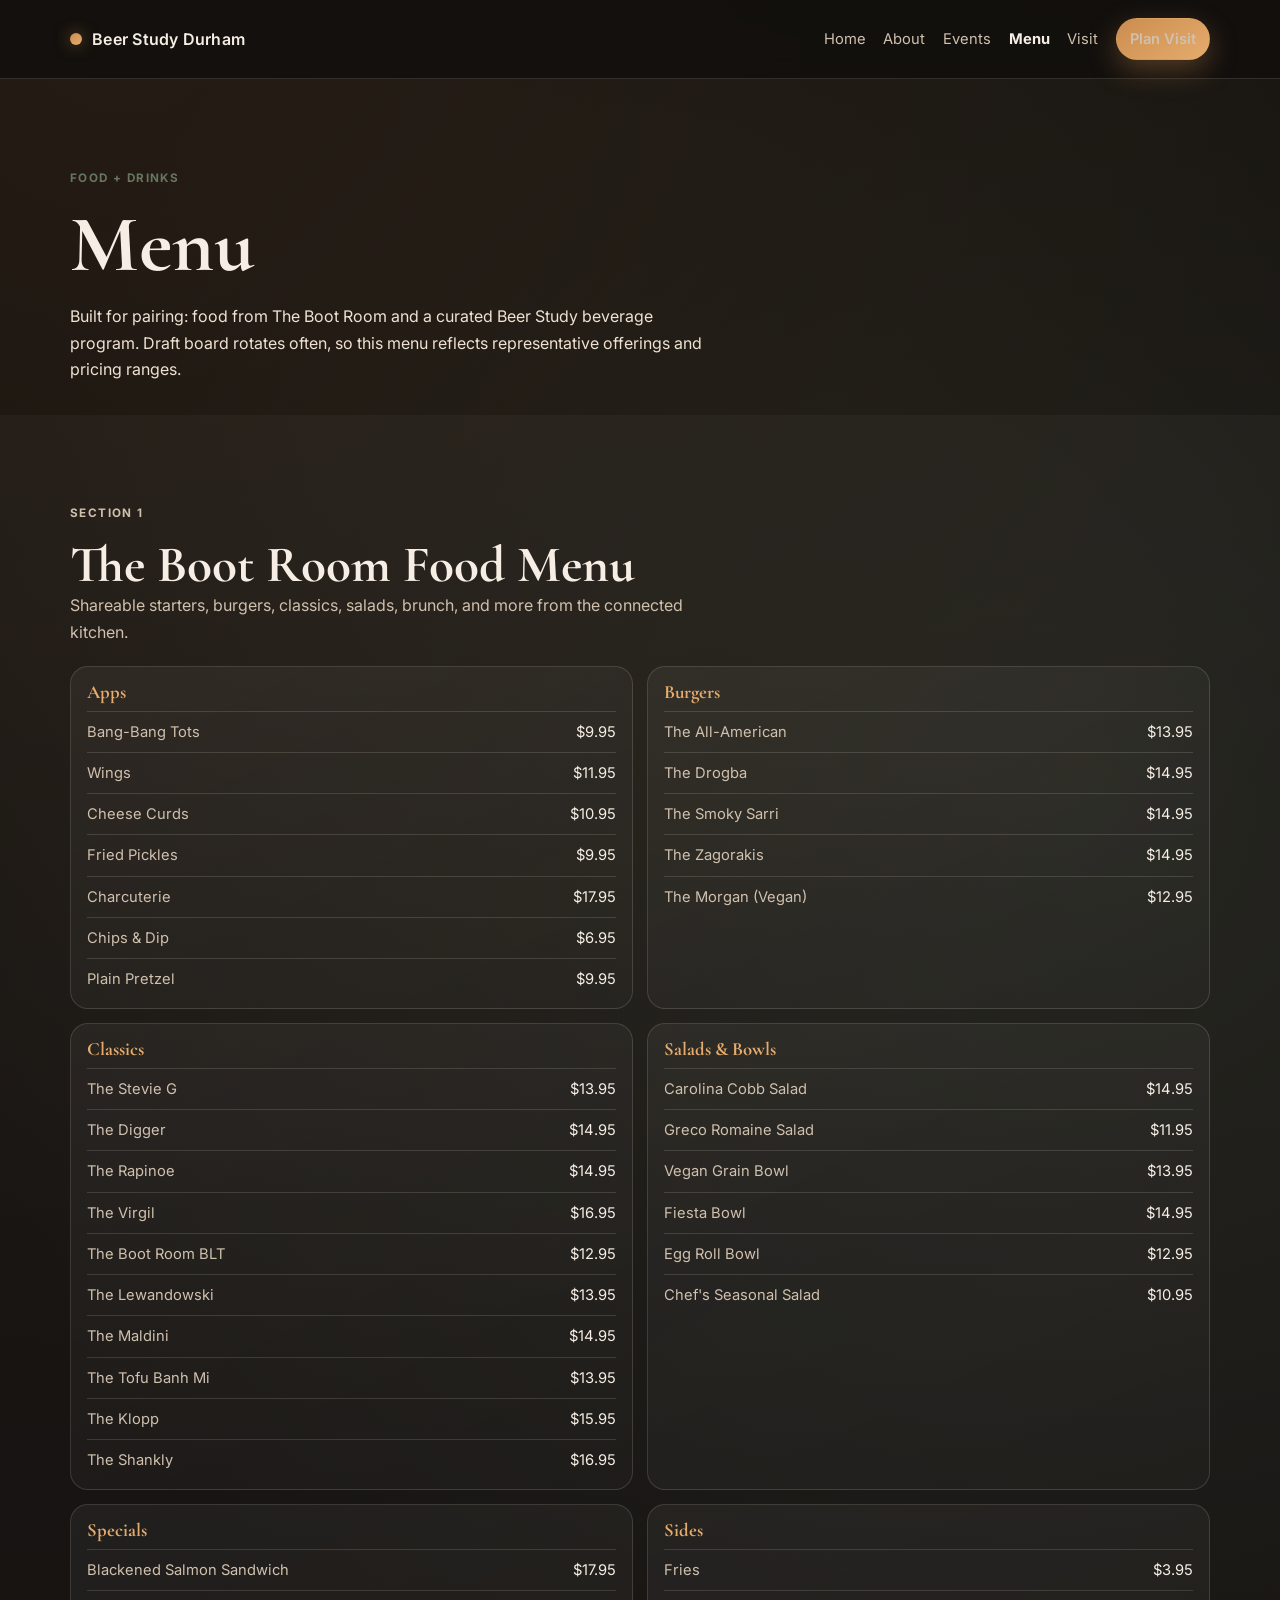
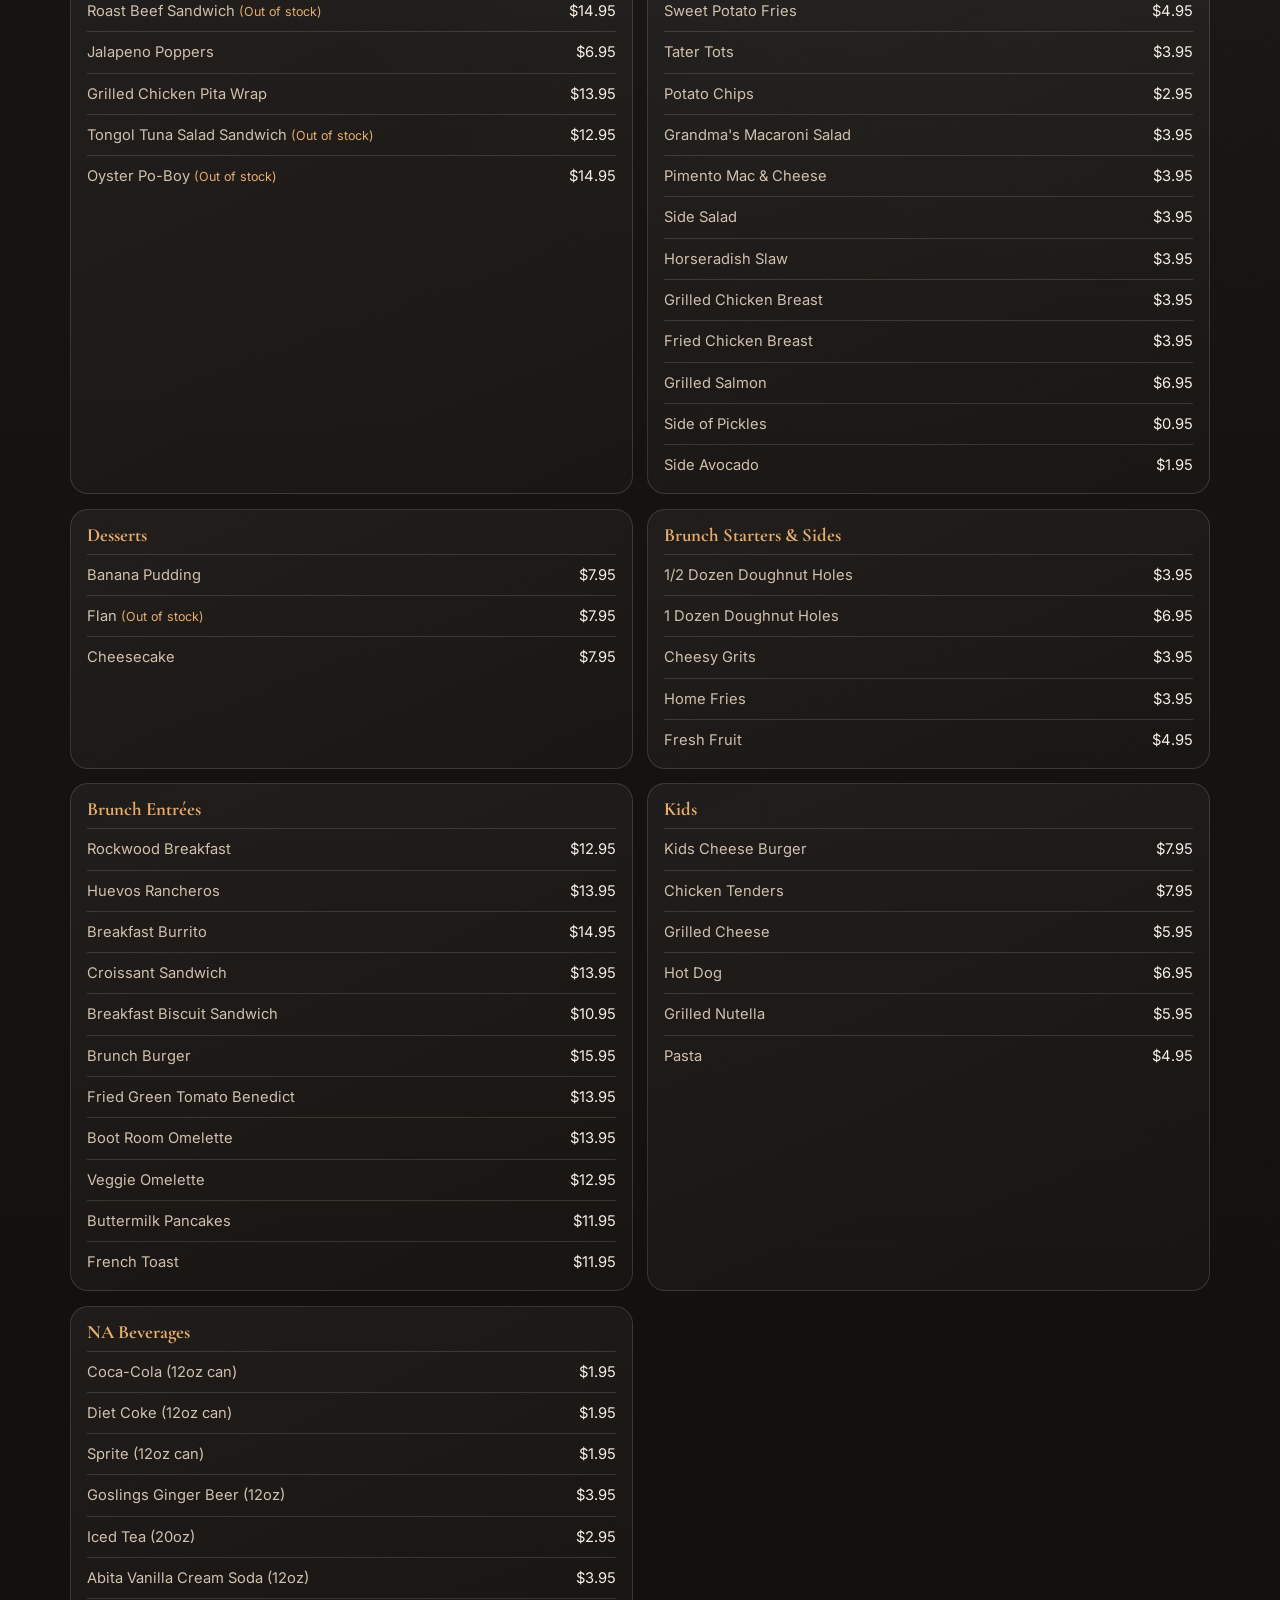
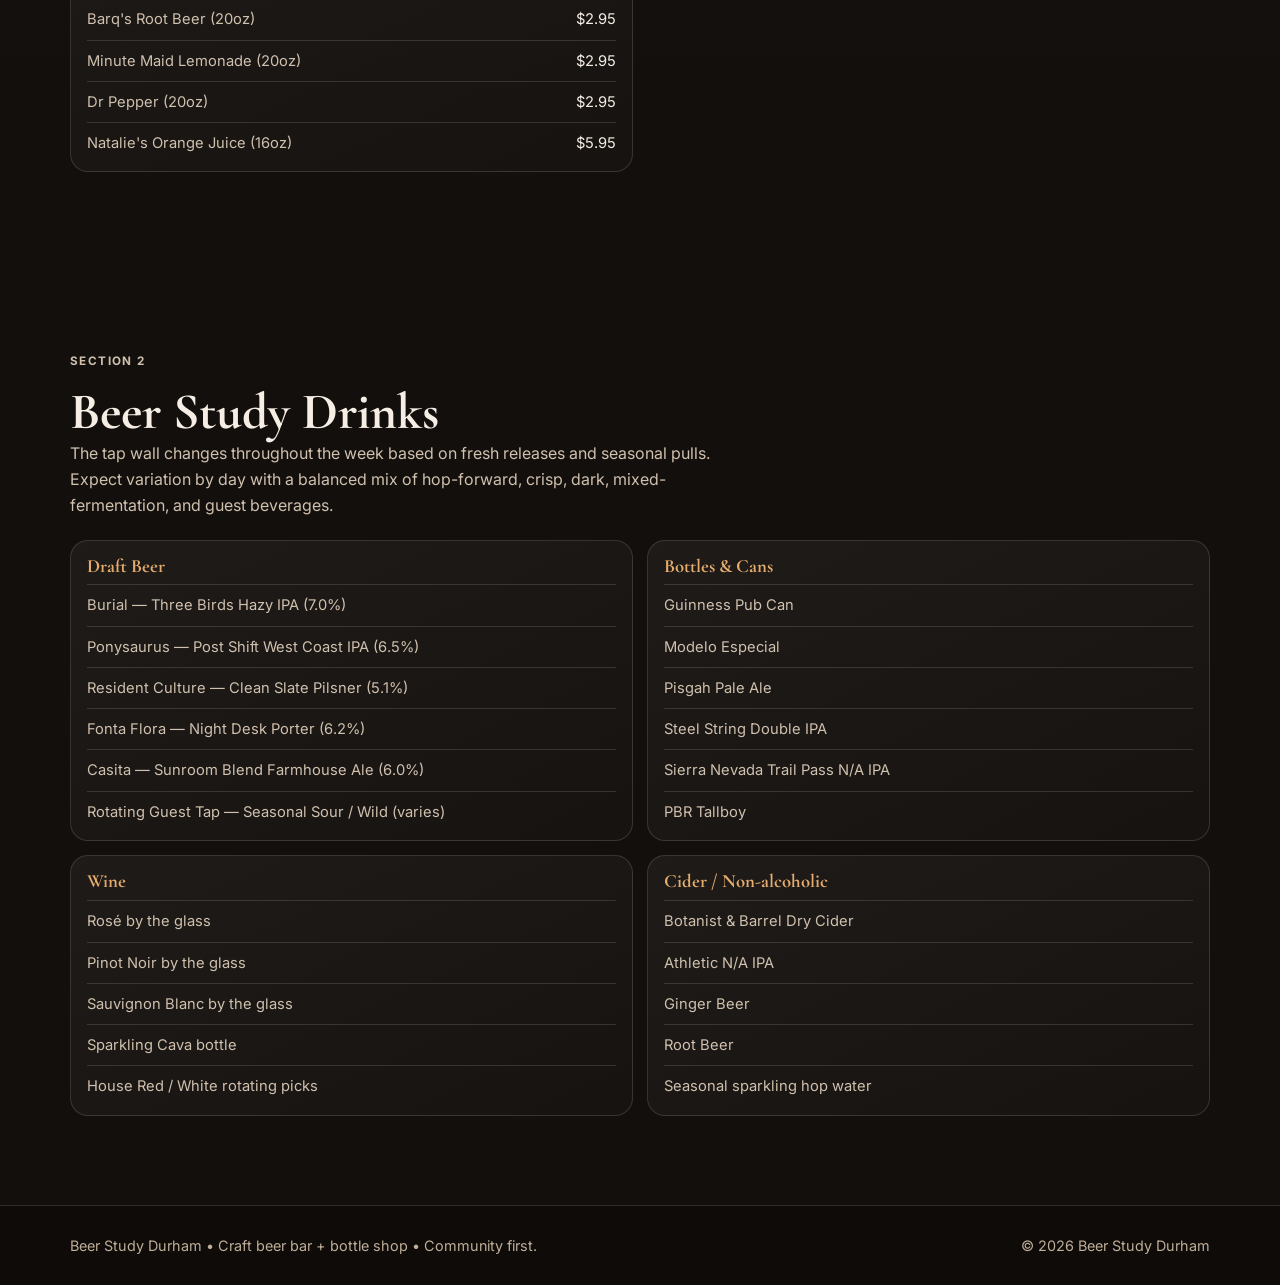
<file: menu.html>
<!DOCTYPE html>
<html lang="en">
  <head>
    <meta charset="UTF-8" />
    <meta name="viewport" content="width=device-width, initial-scale=1.0" />
    <meta
      name="description"
      content="Menu for Beer Study Durham featuring The Boot Room food and Beer Study drinks including draft beer, cans, wine, cider, and non-alcoholic options."
    />
    <title>Menu | Beer Study Durham</title>

    <link rel="preconnect" href="https://fonts.googleapis.com" />
    <link rel="preconnect" href="https://fonts.gstatic.com" crossorigin />
    <link
      href="https://fonts.googleapis.com/css2?family=Cormorant+Garamond:wght@500;600;700&family=Inter:wght@400;500;600;700&display=swap"
      rel="stylesheet"
    />

    <link rel="stylesheet" href="styles.css" />
  </head>
  <body>
    <a class="skip-link" href="#menuTop">Skip to menu content</a>

    <header class="site-header" id="top">
      <div class="container nav-wrap">
        <a class="brand" href="index.html#top" aria-label="Beer Study Durham Home">
          <span class="brand-dot" aria-hidden="true"></span>
          <span>Beer Study Durham</span>
        </a>

        <button class="menu-toggle" aria-expanded="false" aria-controls="siteNav" aria-label="Toggle menu">
          <span></span>
          <span></span>
        </button>

        <nav class="site-nav" id="siteNav" aria-label="Primary navigation">
          <a href="index.html#home">Home</a>
          <a href="index.html#about">About</a>
          <a href="index.html#events">Events</a>
          <a href="menu.html" aria-current="page">Menu</a>
          <a href="index.html#visit">Visit</a>
          <a class="btn btn-sm" href="index.html#visit">Plan Visit</a>
        </nav>
      </div>
    </header>

    <main id="menuTop">
      <section class="menu-hero section">
        <div class="container reveal">
          <p class="eyebrow">Food + Drinks</p>
          <h1>Menu</h1>
          <p class="menu-intro">
            Built for pairing: food from The Boot Room and a curated Beer Study beverage program. Draft board rotates often, so this
            menu reflects representative offerings and pricing ranges.
          </p>
        </div>
      </section>

      <section class="section section-alt" id="boot-room-menu">
        <div class="container">
          <div class="section-head reveal">
            <p class="eyebrow">Section 1</p>
            <h2>The Boot Room Food Menu</h2>
            <p>Shareable starters, burgers, classics, salads, brunch, and more from the connected kitchen.</p>
          </div>
          <div id="bootRoomMenu" class="menu-grid reveal" aria-live="polite"></div>
        </div>
      </section>

      <section class="section" id="beer-study-drinks">
        <div class="container">
          <div class="section-head reveal">
            <p class="eyebrow">Section 2</p>
            <h2>Beer Study Drinks</h2>
            <p>
              The tap wall changes throughout the week based on fresh releases and seasonal pulls. Expect variation by day with a
              balanced mix of hop-forward, crisp, dark, mixed-fermentation, and guest beverages.
            </p>
          </div>

          <div id="drinksMenu" class="menu-grid drinks-grid reveal"></div>
        </div>
      </section>
    </main>

    <footer class="site-footer">
      <div class="container footer-wrap">
        <p>Beer Study Durham • Craft beer bar + bottle shop • Community first.</p>
        <p>© <span id="year"></span> Beer Study Durham</p>
      </div>
    </footer>

    <script src="script.js"></script>
  </body>
</html>
</file>
<file: styles.css>
:root {
  --bg: #120f0d;
  --bg-soft: #1d1713;
  --surface: #241c17;
  --surface-soft: rgba(255, 255, 255, 0.03);
  --text: #f6eee4;
  --muted: #d0c0ae;
  --amber: #cb8d4f;
  --amber-bright: #e5ac6d;
  --green: #667660;
  --line: rgba(246, 238, 228, 0.14);
  --shadow: 0 18px 42px rgba(0, 0, 0, 0.38);
  --radius: 18px;
}

* {
  box-sizing: border-box;
}

html {
  scroll-behavior: smooth;
}

body {
  margin: 0;
  font-family: "Inter", system-ui, sans-serif;
  background: radial-gradient(circle at 10% 0%, rgba(203, 141, 79, 0.1), transparent 30%),
    radial-gradient(circle at 85% 18%, rgba(102, 118, 96, 0.16), transparent 30%), var(--bg);
  color: var(--text);
  line-height: 1.65;
}

h1,
h2,
h3 {
  font-family: "Cormorant Garamond", Georgia, serif;
  line-height: 1.06;
  margin: 0;
}

p {
  margin: 0;
}

a {
  color: inherit;
  text-decoration: none;
}

:focus-visible {
  outline: 2px solid var(--amber-bright);
  outline-offset: 2px;
}

.skip-link {
  position: absolute;
  left: 0.6rem;
  top: -3rem;
  z-index: 100;
  background: var(--amber-bright);
  color: #28180d;
  border-radius: 8px;
  font-weight: 700;
  padding: 0.5rem 0.75rem;
}

.skip-link:focus-visible {
  top: 0.6rem;
}

.container {
  width: min(1140px, 92vw);
  margin-inline: auto;
}

.section {
  padding: clamp(3.8rem, 7vw, 7rem) 0;
}

.section-alt {
  background: linear-gradient(to bottom, rgba(255, 255, 255, 0.03), rgba(255, 255, 255, 0));
}

.eyebrow {
  text-transform: uppercase;
  letter-spacing: 0.12em;
  color: var(--green);
  font-weight: 700;
  font-size: 0.73rem;
  margin-bottom: 0.9rem;
}

.site-header {
  position: sticky;
  top: 0;
  z-index: 50;
  background: rgba(18, 15, 13, 0.88);
  backdrop-filter: blur(10px);
  border-bottom: 1px solid var(--line);
}

.nav-wrap {
  min-height: 4.9rem;
  display: flex;
  justify-content: space-between;
  align-items: center;
  gap: 1rem;
}

.brand {
  display: inline-flex;
  align-items: center;
  gap: 0.6rem;
  font-weight: 600;
  letter-spacing: 0.015em;
}

.brand-dot {
  width: 0.78rem;
  aspect-ratio: 1;
  border-radius: 999px;
  background: linear-gradient(145deg, var(--amber), var(--amber-bright));
  box-shadow: 0 0 16px rgba(203, 141, 79, 0.55);
}

.site-nav {
  display: flex;
  align-items: center;
  gap: 1.1rem;
}

.site-nav a {
  color: var(--muted);
  font-size: 0.92rem;
  transition: color 170ms ease;
}

.site-nav a[aria-current="page"] {
  color: var(--text);
  font-weight: 700;
}

.site-nav a:hover,
.site-nav a:focus-visible {
  color: var(--text);
}

.menu-toggle {
  display: none;
  border: 0;
  padding: 0;
  background: transparent;
}

.menu-toggle span {
  display: block;
  width: 1.5rem;
  height: 2px;
  margin: 4px 0;
  background: var(--text);
}

.btn {
  display: inline-flex;
  align-items: center;
  justify-content: center;
  border-radius: 999px;
  border: 1px solid transparent;
  padding: 0.72rem 1.08rem;
  font-weight: 600;
  font-size: 0.9rem;
  color: #2f1c0e;
  background: linear-gradient(145deg, var(--amber), var(--amber-bright));
  box-shadow: 0 10px 28px rgba(203, 141, 79, 0.35);
  transition: transform 180ms ease, filter 180ms ease;
}

.btn:hover {
  transform: translateY(-2px);
  filter: brightness(1.04);
}

.btn-ghost {
  background: rgba(255, 255, 255, 0.06);
  color: var(--text);
  border-color: var(--line);
  box-shadow: none;
}

.btn-sm {
  padding: 0.48rem 0.82rem;
}

.hero {
  min-height: calc(100vh - 4.9rem);
  position: relative;
  display: grid;
  align-items: end;
  background-image: url("https://images.unsplash.com/photo-1516997121675-4c2d1684aa3e?auto=format&fit=crop&w=2000&q=80");
  background-size: cover;
  background-position: center;
}

.hero-overlay {
  position: absolute;
  inset: 0;
  background: linear-gradient(to top, rgba(10, 8, 7, 0.86), rgba(18, 15, 13, 0.45));
}

.hero-content {
  position: relative;
  z-index: 1;
  padding-bottom: clamp(2.3rem, 6vw, 5rem);
}

.hero h1,
.menu-hero h1 {
  font-size: clamp(2.3rem, 6.3vw, 5rem);
  max-width: 13ch;
}

.hero h1 span {
  color: var(--amber-bright);
}

.hero p,
.menu-intro {
  margin-top: 1rem;
  color: #efe2d3;
  max-width: 65ch;
}

.hero-actions {
  margin-top: 1.6rem;
  display: flex;
  flex-wrap: wrap;
  gap: 0.7rem;
}

.two-col {
  display: grid;
  grid-template-columns: 1.05fr 0.95fr;
  gap: clamp(1.2rem, 4vw, 3rem);
  align-items: center;
}

.two-col p {
  color: var(--muted);
  margin-top: 1rem;
}

h2 {
  font-size: clamp(2rem, 4vw, 3.3rem);
}

.image-card {
  border-radius: var(--radius);
  overflow: hidden;
  border: 1px solid var(--line);
  box-shadow: var(--shadow);
}

.image-card img {
  display: block;
  width: 100%;
  height: 100%;
  object-fit: cover;
  min-height: 430px;
}

.section-head p {
  color: var(--muted);
  max-width: 65ch;
}

.section-cta {
  margin-top: 1.5rem;
}

.filter-row {
  margin-top: 1.4rem;
  display: flex;
  flex-wrap: wrap;
  gap: 0.55rem;
}

.chip {
  border: 1px solid var(--line);
  background: var(--surface-soft);
  color: var(--text);
  border-radius: 999px;
  padding: 0.43rem 0.8rem;
  cursor: pointer;
  transition: background 180ms ease;
}

.chip.active,
.chip:hover {
  background: linear-gradient(145deg, #bb8148, #d99b5d);
  color: #2d1c10;
  border-color: transparent;
}

.tap-grid {
  margin-top: 1.2rem;
  display: grid;
  grid-template-columns: repeat(3, minmax(0, 1fr));
  gap: 0.8rem;
}

.tap-card,
.menu-category-card,
.visit-aside {
  border: 1px solid var(--line);
  border-radius: var(--radius);
  background: linear-gradient(155deg, rgba(255, 255, 255, 0.05), rgba(255, 255, 255, 0.02));
  padding: 1rem;
}

.tap-card {
  transition: transform 180ms ease;
}

.tap-card:hover {
  transform: translateY(-2px);
}

.tap-style {
  font-size: 0.79rem;
  color: var(--amber-bright);
  margin-bottom: 0.2rem;
}

.tap-meta {
  margin-top: 0.24rem;
  color: var(--muted);
  font-size: 0.9rem;
}

.event-grid {
  margin-top: 1.2rem;
  display: grid;
  grid-template-columns: repeat(3, minmax(0, 1fr));
  gap: 0.9rem;
}

.event-card {
  border: 1px solid var(--line);
  border-radius: var(--radius);
  overflow: hidden;
  background: var(--surface);
}

.event-card img {
  width: 100%;
  height: 180px;
  object-fit: cover;
  filter: saturate(0.92) brightness(0.88);
}

.event-card div {
  padding: 0.9rem;
}

.event-meta {
  color: var(--amber-bright);
  font-size: 0.82rem;
  margin-bottom: 0.25rem;
}

.event-card p,
.visit-grid p,
.menu-item {
  color: var(--muted);
}

.visit-grid {
  display: grid;
  grid-template-columns: 1fr 1fr 1fr;
  gap: 1.1rem;
  align-items: start;
}

.visit-cards {
  margin-top: 1.15rem;
  display: grid;
  gap: 0.7rem;
}

.visit-card {
  border: 1px solid var(--line);
  border-radius: 12px;
  padding: 0.9rem;
  background: var(--surface-soft);
}

.visit-card h3,
.visit-aside h3 {
  margin-bottom: 0.3rem;
}

.visit-aside {
  display: grid;
  gap: 0.75rem;
}

.map-wrap {
  border-radius: var(--radius);
  overflow: hidden;
  border: 1px solid var(--line);
  box-shadow: var(--shadow);
}

.map-wrap iframe {
  width: 100%;
  min-height: 430px;
  border: 0;
  display: block;
}

.menu-hero {
  padding-bottom: 2rem;
}

.menu-grid {
  margin-top: 1.3rem;
  display: grid;
  grid-template-columns: repeat(2, minmax(0, 1fr));
  gap: 0.9rem;
}

.drinks-grid {
  grid-template-columns: repeat(2, minmax(0, 1fr));
}

.menu-category-card h3 {
  color: var(--amber-bright);
  margin-bottom: 0.45rem;
}

.menu-item {
  display: flex;
  justify-content: space-between;
  gap: 0.75rem;
  border-top: 1px solid var(--line);
  padding-top: 0.5rem;
  margin-top: 0.5rem;
  font-size: 0.92rem;
}

.menu-item .price {
  color: var(--text);
  white-space: nowrap;
}

.menu-item .status {
  color: var(--amber-bright);
  font-size: 0.78rem;
}

.site-footer {
  border-top: 1px solid var(--line);
  background: #0e0b09;
}

.footer-wrap {
  min-height: 4.9rem;
  display: flex;
  justify-content: space-between;
  align-items: center;
  gap: 0.8rem;
  color: #bfae99;
  font-size: 0.9rem;
}

.reveal {
  opacity: 0;
  transform: translateY(16px);
  transition: opacity 520ms ease, transform 520ms ease;
}

.reveal.visible {
  opacity: 1;
  transform: translateY(0);
}

@media (max-width: 980px) {
  .two-col,
  .event-grid,
  .visit-grid,
  .tap-grid,
  .menu-grid {
    grid-template-columns: 1fr 1fr;
  }
}

@media (max-width: 780px) {
  .menu-toggle {
    display: inline-block;
  }

  .site-nav {
    position: absolute;
    top: 4.9rem;
    left: 0;
    right: 0;
    background: #120f0d;
    border-bottom: 1px solid var(--line);
    padding: 1rem 4vw;
    display: none;
    flex-direction: column;
    align-items: flex-start;
  }

  .site-nav.open {
    display: flex;
  }

  .two-col,
  .event-grid,
  .visit-grid,
  .tap-grid,
  .menu-grid {
    grid-template-columns: 1fr;
  }

  .image-card img,
  .map-wrap iframe {
    min-height: 300px;
  }

  .footer-wrap {
    padding: 0.8rem 0;
    flex-direction: column;
    align-items: flex-start;
  }
}

@media (prefers-reduced-motion: reduce) {
  html {
    scroll-behavior: auto;
  }

  .reveal {
    opacity: 1;
    transform: none;
    transition: none;
  }

  .btn,
  .tap-card,
  .chip {
    transition: none;
  }
}
</file>
